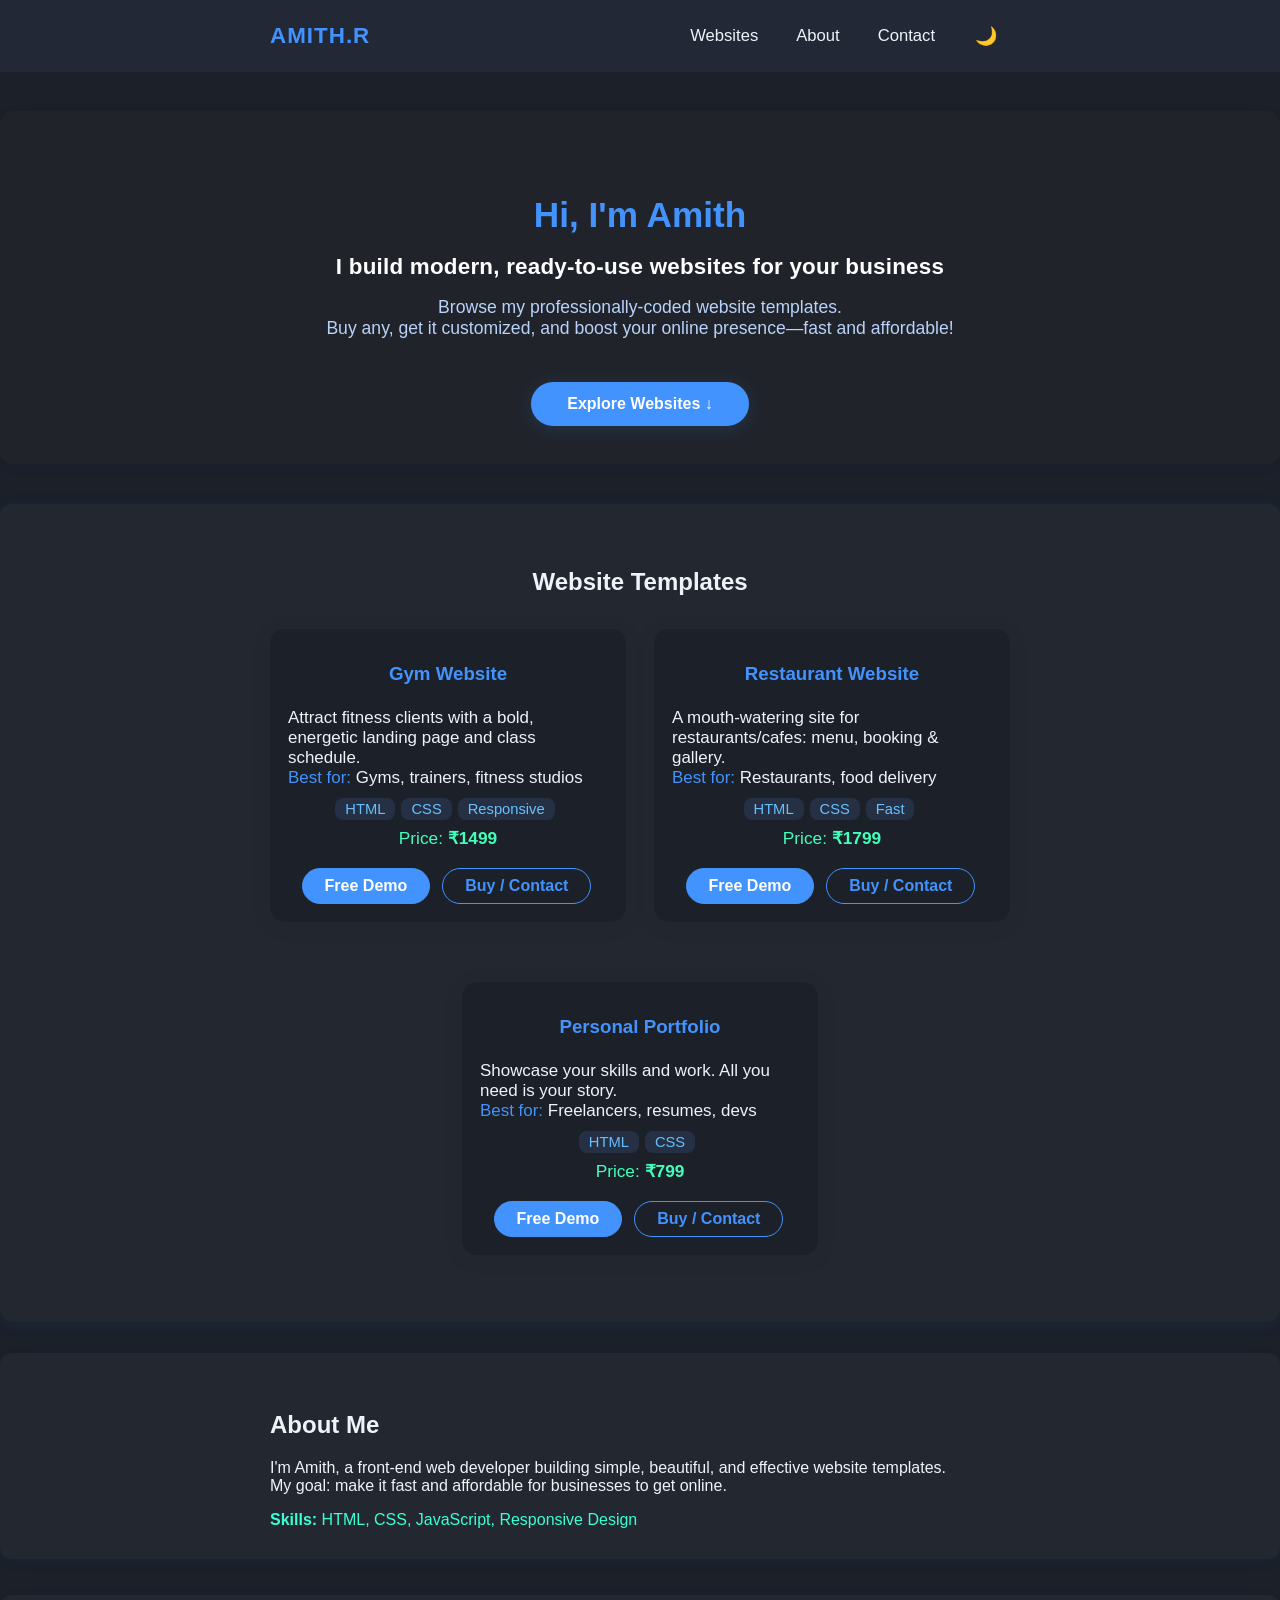
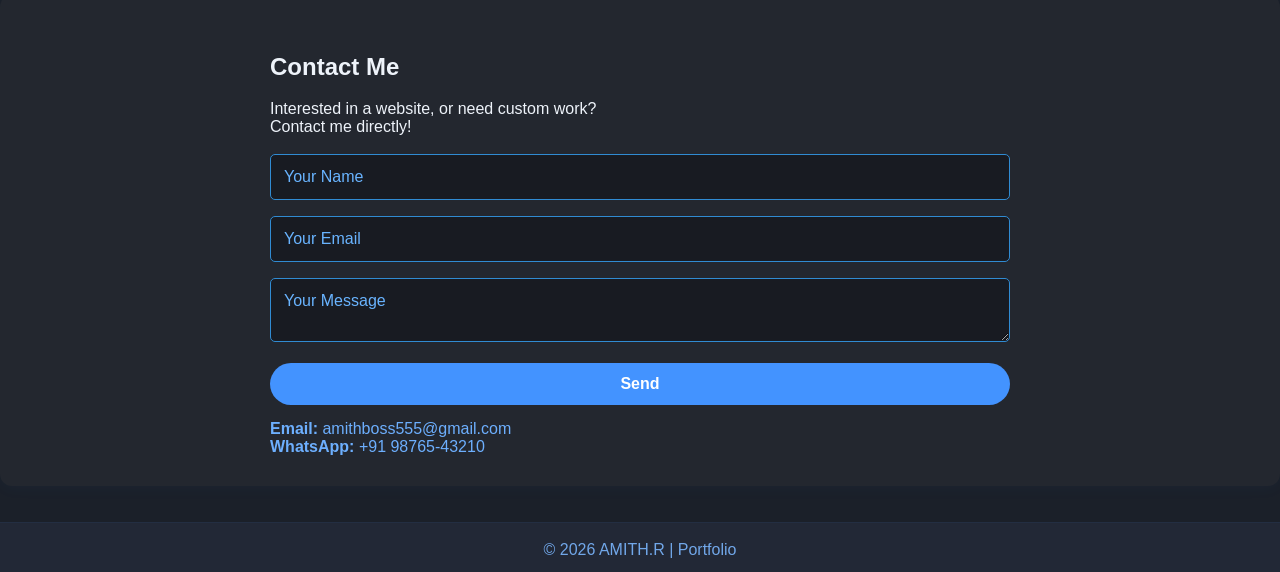
<file: index.html>
<!DOCTYPE html>
<html lang="en">
<head>
  <meta charset="UTF-8">
  <title>AMITH.R | Ready-To-Use Website Templates</title>
  <meta name="viewport" content="width=device-width, initial-scale=1"/>
  <link rel="stylesheet" href="style.css">
</head>
<body>
  <header>
    <div class="container">
      <div class="logo">AMITH.R</div>
      <nav>
        <a href="#projects">Websites</a>
        <a href="#about">About</a>
        <a href="#contact">Contact</a>
        <button id="darkToggle" aria-label="Toggle dark mode">🌙</button>
      </nav>
    </div>
  </header>

  <main>
    <!-- HERO SECTION -->
    <section class="hero">
      <div class="container">
        <h1>Hi, I'm Amith</h1>
        <h2>I build modern, ready-to-use websites for your business</h2>
        <p>
          Browse my professionally-coded website templates. <br>
          Buy any, get it customized, and boost your online presence—fast and affordable!
        </p>
        <a href="#projects" class="main-cta">Explore Websites ↓</a>
      </div>
    </section>

    <!-- PROJECTS -->
    <section id="projects" class="projects">
      <div class="container">
        <h2>Website Templates</h2>
        <div class="project-cards-list">

          <!-- ====== PROJECT CARD 1 ====== -->
          <div class="project-card">
            <h3>Gym Website</h3>
            <p>
              Attract fitness clients with a bold, energetic landing page and class schedule.<br>
              <span class="project-best">Best for:</span> Gyms, trainers, fitness studios
            </p>
            <div class="project-tags">
              <span>HTML</span><span>CSS</span><span>Responsive</span>
            </div>
            <div class="price">Price: <span>₹1499</span></div>
            <div class="project-buttons">
              <a href="https://your-gym-demo-link.com" class="button demo-btn" target="_blank">Free Demo</a>
              <button class="button buy-btn" onclick="showBuyInfo('Gym Website','₹1499')">Buy / Contact</button>
            </div>
          </div>
          <!-- ====== PROJECT CARD 2 ====== -->
          <div class="project-card">
            <h3>Restaurant Website</h3>
            <p>
              A mouth-watering site for restaurants/cafes: menu, booking & gallery.<br>
              <span class="project-best">Best for:</span> Restaurants, food delivery
            </p>
            <div class="project-tags">
              <span>HTML</span><span>CSS</span><span>Fast</span>
            </div>
            <div class="price">Price: <span>₹1799</span></div>
            <div class="project-buttons">
              <a href="https://your-restaurant-demo-link.com" class="button demo-btn" target="_blank">Free Demo</a>
              <button class="button buy-btn" onclick="showBuyInfo('Restaurant Website','₹1799')">Buy / Contact</button>
            </div>
          </div>
          <!-- ====== EXAMPLE FOR MORE PROJECTS. DUPLICATE TO ADD ====== -->
          <div class="project-card">
            <h3>Personal Portfolio</h3>
            <p>
              Showcase your skills and work. All you need is your story.<br>
              <span class="project-best">Best for:</span> Freelancers, resumes, devs
            </p>
            <div class="project-tags">
              <span>HTML</span><span>CSS</span>
            </div>
            <div class="price">Price: <span>₹799</span></div>
            <div class="project-buttons">
              <a href="https://your-portfolio-demo-link.com" class="button demo-btn" target="_blank">Free Demo</a>
              <button class="button buy-btn" onclick="showBuyInfo('Personal Portfolio','₹799')">Buy / Contact</button>
            </div>
          </div>
          <!-- ===== END CARDS. COPY ABOVE TO ADD ===== -->
        </div>

        <!-- Buy Modal -->
        <div id="buy-modal" class="buy-modal">
          <div class="buy-modal-content">
            <span class="close-modal" onclick="closeBuyInfo()">&times;</span>
            <h3>Buy / Contact</h3>
            <div id="buy-info-content"></div>
            <div class="modal-contact">
              <b>Email:</b> <a href="mailto:amithboss555@gmail.com">amithboss555@gmail.com</a>
              <br>
              <b>WhatsApp:</b> <a href="https://wa.me/919876543210" target="_blank">+91 98765-43210</a>
            </div>
          </div>
        </div>
      </div>
    </section>

    <!-- ABOUT -->
    <section id="about" class="about">
      <div class="container">
        <h2>About Me</h2>
        <p>
          I'm Amith, a front-end web developer building simple, beautiful, and effective website templates.<br>
          My goal: make it fast and affordable for businesses to get online.<br>
        </p>
        <div class="skills">
          <strong>Skills:</strong> HTML, CSS, JavaScript, Responsive Design
        </div>
      </div>
    </section>

    <!-- CONTACT -->
    <section id="contact" class="contact">
      <div class="container">
        <h2>Contact Me</h2>
        <p>Interested in a website, or need custom work?<br>Contact me directly!</p>
        <form action="mailto:amithboss555@gmail.com" method="POST" enctype="text/plain">
          <input type="text" name="name" placeholder="Your Name" required>
          <input type="email" name="email" placeholder="Your Email" required>
          <textarea name="message" placeholder="Your Message" required></textarea>
          <button type="submit">Send</button>
        </form>
        <div class="contact-details">
          <b>Email:</b> amithboss555@gmail.com
          <br>
          <b>WhatsApp:</b> +91 98765-43210
        </div>
      </div>
    </section>
  </main>

  <footer>
    <div class="container">
      &copy; 2026 AMITH.R | Portfolio
      <!--
      <div class="social">
        <a href="https://github.com/amithrbg" target="_blank">GitHub</a>
      </div>
      -->
    </div>
  </footer>
  <script>
    // DARK MODE
    const html = document.documentElement;
    const toggle = document.getElementById("darkToggle");
    toggle.onclick = () => { html.classList.toggle("dark"); localStorage.setItem("amrDark", html.classList.contains("dark")) }
    if(localStorage.getItem("amrDark") === "true") html.classList.add("dark");

    // BUY MODAL
    function showBuyInfo(site, price) {
      document.getElementById('buy-modal').style.display='flex';
      document.getElementById('buy-info-content').innerHTML = "<p><b>"+site+"</b><br>Price: "+price+"<br>Email or WhatsApp me and mention the website name. I'll reply with payment and delivery details!</p>";
    }
    function closeBuyInfo() {
      document.getElementById('buy-modal').style.display='none';
    }
    window.onclick = function(e) {
      if(e.target && e.target.id === 'buy-modal') closeBuyInfo();
    }
  </script>
</body>
</html>
</file>
<file: style.css>
:root {
  --main: #222836;
  --main2: #191b23;
  --blue: #4393ff;
  --accent: #0f141c;
  --bg: #1b2029;
  --card: #23272f;
  --btn: #262c3a;
  --txt: #eef3fa;
  --green: #24e29f;
  --soft: #20232a;
  --price: #43ffba;
}

html, body { background: var(--bg); color: var(--txt);}
body { margin: 0; font-family: 'Montserrat', Arial, sans-serif; }
html { transition: background 0.3s, color 0.3s; }

html.dark, html.dark body {
  background: #111417 !important;
  color: #32afff !important;
}
html.dark .project-card, html.dark header, html.dark footer, html.dark .about, html.dark .contact, html.dark .projects, html.dark .hero, html.dark .buy-modal-content {
  background: #181b1e !important;
  color: #39a5ff !important;
}
html.dark .button { background: #161c22!important; color: #39a5ff!important; border: 1.5px solid #39a5ff;}
.html.dark nav a, .html.dark .logo {color:#39a5ff!important;}
.html.dark h1, .html.dark h2, .html.dark h3 { color: #39a5ff;}
html.dark .buy-modal-content b {color: #39a5ff!important;}
html.dark input, html.dark textarea {background:#101214; color:#fff;}
html.dark .close-modal, html.dark #darkToggle {color:#39a5ff!important;}

header {
  background: var(--main);
  border-bottom: 1.5px solid #1d2029;
  position: sticky;
  top: 0;
  z-index: 2;
  transition: background 0.3s;
}
.logo {
  font-size: 1.4em;
  font-weight: bold;
  color: var(--blue);
  letter-spacing: 1px;
  line-height: 68px;
}
nav {
  float: right;
  line-height: 68px;
  display: flex;
  gap: 18px;
  align-items: center;
}
nav a {
  color: var(--txt);
  text-decoration: none;
  font-weight: 500;
  padding: 2px 10px;
  font-size: 1.04em;
  border-radius: 5px;
  transition: background 0.2s, color 0.2s;
}
nav a:hover,
nav a.active { color: var(--blue); background: #252b39; }

#darkToggle {
  font-size: 1.13em;
  background: none;
  border: none;
  cursor: pointer;
  color: var(--blue);
  padding: 5px 12px;
  border-radius: 5px;
  transition: background 0.2s;
}
#darkToggle:hover { background: #252b39; }

header .container { display: flex; justify-content: space-between; align-items: center; max-width:740px; padding:0 16px; margin:0 auto;}

.hero {
  padding: 55px 0 38px 0;
  text-align: center;
  background: var(--soft);
  border-radius:12px;
  margin:38px 0 28px 0;
  box-shadow: 0 3px 16px #1847b309;
  animation: fadeinUp 1s;
}
@keyframes fadeinUp {
  0% { opacity: 0; transform: translateY(40px);}
  100% { opacity: 1; transform: none; }
}
.hero h1 { color: var(--blue); font-size: 2.2em; margin-bottom: 16px;}
.hero h2 { font-size: 1.4em; color: #fff; margin-bottom: 12px; letter-spacing: 0.01em;}
.hero p { font-size: 1.1em; color: #b8d2fa; }
.main-cta {
  margin-top:25px;
  display: inline-block;
  padding: 13px 36px;
  background: var(--blue);
  color: #fff;
  font-weight: bold;
  border-radius: 28px;
  font-size: 1em;
  text-decoration: none;
  box-shadow: 0 3px 18px #4393ff2a;
  transition: background .19s, color .19s, box-shadow .13s;
}
.main-cta:hover { box-shadow: 0 2px 6px #4393ff72; background: #1a2231; color: var(--blue);}

.projects {
  background: var(--card);
  border-radius: 12px;
  margin: 40px 0 32px 0;
  padding: 44px 12px 34px 12px;
  box-shadow: 0 3px 18px #4393ff13;
}
.projects h2 { text-align: center;}
.project-cards-list {
  display: flex;
  gap: 28px;
  flex-wrap: wrap;
  margin-top: 33px;
  justify-content: space-between;
}
.project-card {
  background: var(--bg);
  border-radius: 15px;
  box-shadow: 0 3px 18px #132d4425;
  padding: 26px 18px 18px 18px;
  min-width: 240px;
  max-width: 320px;
  flex: 1 1 270px;
  margin: 0 auto 32px auto;
  display: flex;
  flex-direction: column;
  align-items: center;
  transition: transform 0.22s, box-shadow 0.2s;
}
.project-card:hover {
  transform: translateY(-8px) scale(1.031);
  box-shadow:0 8px 28px #4393ff38;
}
.project-card h3 { margin: 8px 0 6px 0; color: var(--blue);}
.project-card .project-best { color: var(--blue);}
.project-card p { margin-bottom: 10px; font-size:1.06em; min-height: 52px;}
.project-tags { margin-bottom: 8px;}
.project-tags span {
  font-size: .92em;
  background: #253045;
  color: #69c0ff;
  margin-right: 6px;
  padding: 3px 10px;
  border-radius: 8px;
  display: inline-block;
}
.price { color: var(--price); font-size: 1.08em; margin-bottom: 11px;}
.price span { font-weight: bold;}
.project-buttons { display: flex; gap: 9px; margin-top: 8px;}
.button {
  background: var(--main);
  color: var(--blue);
  border: 1.5px solid var(--blue);
  border-radius: 20px;
  padding: 8px 22px;
  font-size: 1em;
  font-weight: 600;
  cursor: pointer;
  text-decoration: none;
  margin-right: 3px;
  transition: background 0.18s, color 0.18s, box-shadow 0.13s;
}
.button.demo-btn { background: var(--blue); color: #fff;}
.button.demo-btn:hover { background: #222c3b; color: var(--blue);}
.button.buy-btn { background: none; color: var(--blue);}
.button.buy-btn:hover { background: var(--blue); color: #fff;}
.button:active { transform: scale(0.98);}

.buy-modal {
  display: none;
  position: fixed;
  z-index: 99;
  left:0; top:0; width:100vw; height:100vh;
  background: rgba(21,23,33,0.82);
  justify-content:center;
  align-items: center;
}
.buy-modal-content {
  background: var(--card);
  color: var(--blue);
  border-radius: 8px;
  padding:28px 26px 19px 26px;
  text-align:center;
  min-width: 240px;
  max-width: 94vw;
  position: relative;
  box-shadow:0 10px 66px #101d2548;
  animation: pop-bounce 0.24s;
  font-size: 1.07em;
}
@keyframes pop-bounce {
  0% {transform: scale(0.84);}
  75% {transform: scale(1.05);}
  100% {transform: scale(1);}
}
.close-modal {
  position: absolute;
  right: 18px; top: 7px;
  font-size: 1.7em;
  color: #4393ff;
  cursor: pointer;
}
.buy-modal-content b, .modal-contact a { color: #44ffcd; text-decoration: none;}

.about, .contact {
  background: var(--card);
  border-radius: 12px;
  margin: 32px 0 36px 0;
  padding: 38px 20px 30px 20px;
  box-shadow: 0 3px 16px #4393ff09;
}
.about .skills {
  margin-top: 12px;
  color: #39ffd6;
}
.contact form {
  display: flex;
  flex-direction: column;
  gap: 16px;
  margin: 18px 0 10px 0;
}
.contact form input, .contact form textarea {
  padding: 13px;
  border-radius: 5px;
  border: 1.5px solid #308bd2;
  background: #181b22;
  color: #eef3fa;
  font-size: 1em;
  font-family: inherit;
  resize: vertical;
}
.contact form button {
  background: var(--blue);
  color: #fff;
  border: none;
  border-radius: 22px;
  padding: 12px 0;
  cursor: pointer;
  margin-top: 5px;
  font-size: 1em;
  font-weight: 600;
}
.contact form button:hover { background: #232b3f; color: var(--blue);}
.contact-details {
  font-size: 1em;
  color: #6daffe;
  margin-top: 15px;
}
footer {
  background: var(--main);
  color: #71a7e9;
  text-align: center;
  padding: 18px 0 13px 0;
  margin-top: 20px;
  border-top: 1.5px solid #232e42;
  font-size: 1em;
}
.container {
  max-width: 740px;
  margin: 0 auto;
  padding: 0 18px;
}
.social {
  margin-top: 10px;
  font-size: 1.05em;
  display:inline-block;
}
.social a { color:#71a7e9; margin:0 8px; }

@media (max-width: 900px) {
  .project-cards-list { flex-direction: column; gap: 16px;}
}
@media (max-width: 600px) {
  .container { padding: 0 4vw; }
  header .container { flex-direction: column; gap:9px; }
  nav { float:none; line-height:43px;}
}

::-webkit-input-placeholder { color: #69b4ff;}
::-moz-placeholder { color: #69b4ff;}
:-ms-input-placeholder { color: #69b4ff;}
::placeholder { color: #69b4ff;}
</file>
